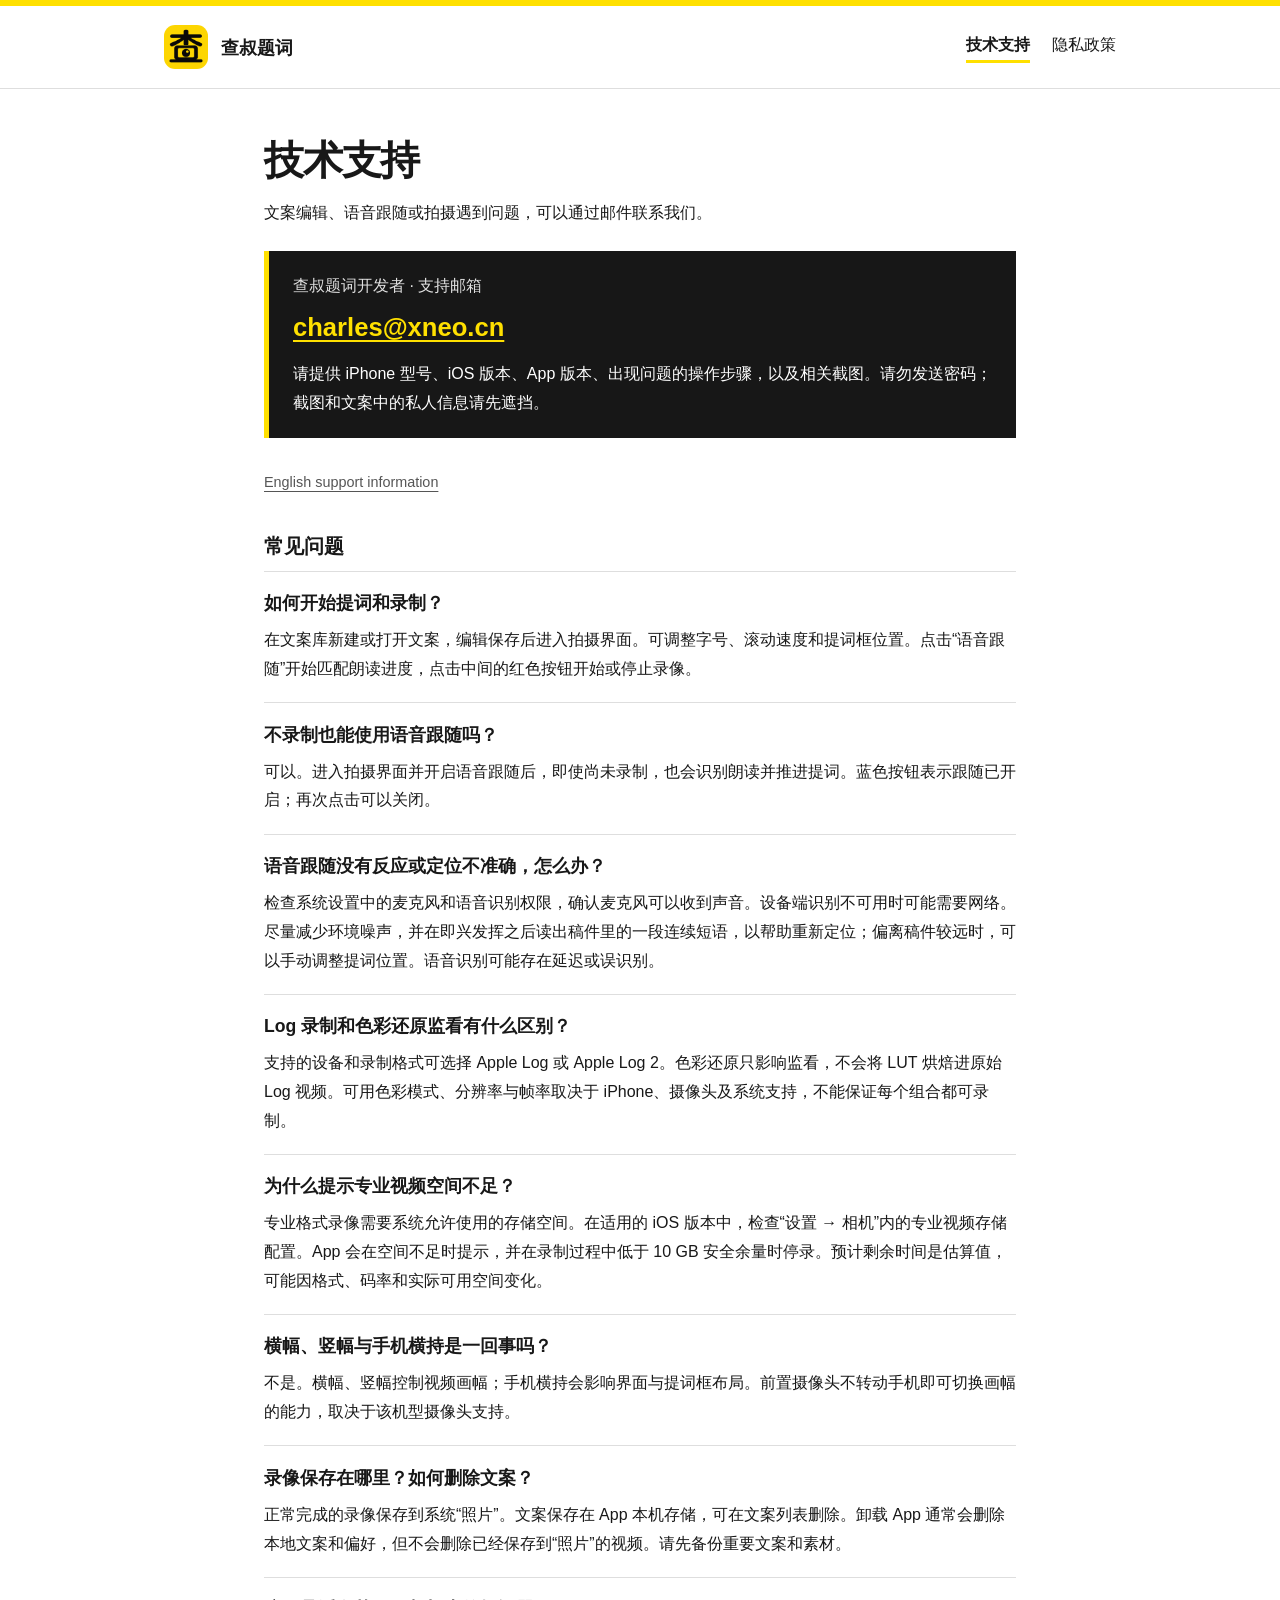
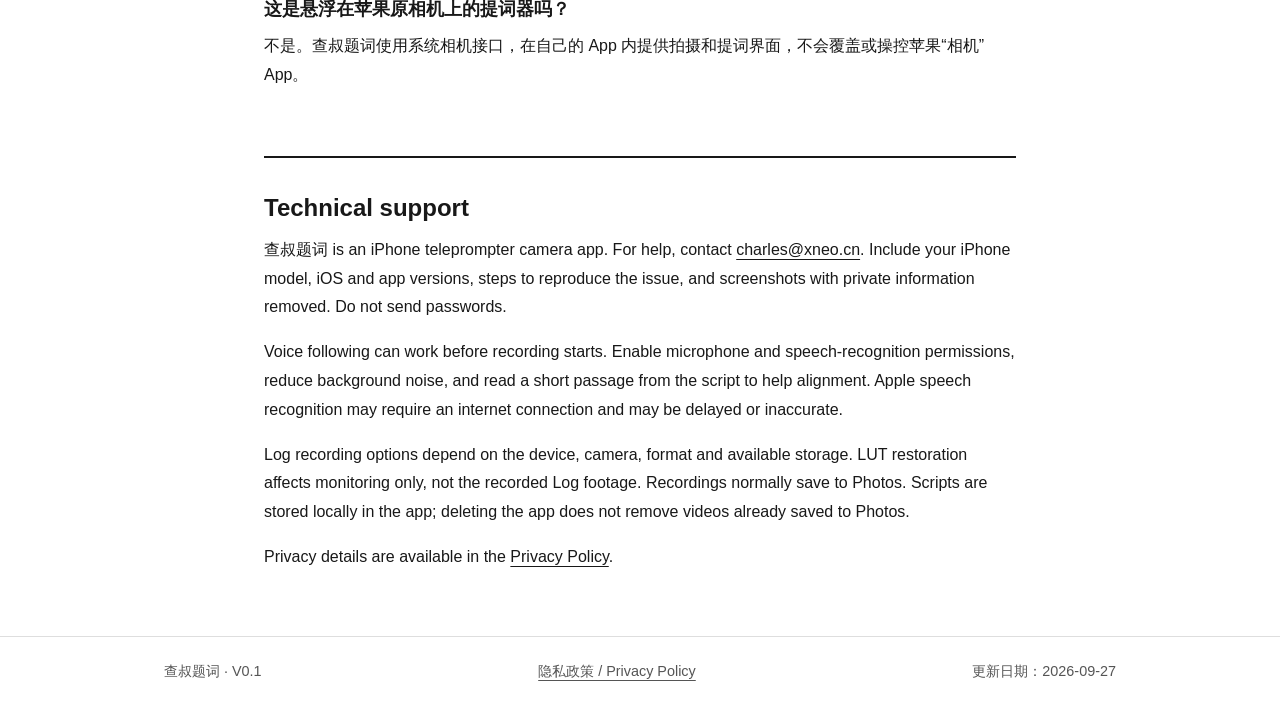
<file: index.html>
<!doctype html>
<html lang="zh-CN">
<head>
  <meta charset="utf-8">
  <meta name="viewport" content="width=device-width,initial-scale=1">
  <title>查叔题词 · 技术支持</title>
  <meta name="description" content="查叔题词 iPhone 提词相机的技术支持、联系邮箱及常见问题。">
  <link rel="icon" type="image/png" href="./app-icon.png">
  <link rel="stylesheet" href="./styles.css">
</head>
<body>
  <a class="skip" href="#main">跳到正文</a>
  <header><div class="header-inner">
    <a class="brand" href="./"><img src="./app-icon.png" alt="" width="44" height="44">查叔题词</a>
    <nav aria-label="主要导航"><a href="./" aria-current="page">技术支持</a><a href="./privacy.html">隐私政策</a></nav>
  </div></header>
  <main id="main">
    <h1>技术支持</h1>
    <p>文案编辑、语音跟随或拍摄遇到问题，可以通过邮件联系我们。</p>
    <div class="contact">
      <p class="label">查叔题词开发者 · 支持邮箱</p>
      <a class="email" href="mailto:charles@xneo.cn?subject=%E6%9F%A5%E5%8F%94%E9%A2%98%E8%AF%8D%20%E6%8A%80%E6%9C%AF%E6%94%AF%E6%8C%81">charles@xneo.cn</a>
      <p>请提供 iPhone 型号、iOS 版本、App 版本、出现问题的操作步骤，以及相关截图。请勿发送密码；截图和文案中的私人信息请先遮挡。</p>
    </div>
    <p class="language"><a href="#english" lang="en">English support information</a></p>
    <h2>常见问题</h2>
    <section class="faq"><h2>如何开始提词和录制？</h2>
      <p>在文案库新建或打开文案，编辑保存后进入拍摄界面。可调整字号、滚动速度和提词框位置。点击“语音跟随”开始匹配朗读进度，点击中间的红色按钮开始或停止录像。</p>
    </section>
    <section class="faq"><h2>不录制也能使用语音跟随吗？</h2>
      <p>可以。进入拍摄界面并开启语音跟随后，即使尚未录制，也会识别朗读并推进提词。蓝色按钮表示跟随已开启；再次点击可以关闭。</p>
    </section>
    <section class="faq"><h2>语音跟随没有反应或定位不准确，怎么办？</h2>
      <p>检查系统设置中的麦克风和语音识别权限，确认麦克风可以收到声音。设备端识别不可用时可能需要网络。尽量减少环境噪声，并在即兴发挥之后读出稿件里的一段连续短语，以帮助重新定位；偏离稿件较远时，可以手动调整提词位置。语音识别可能存在延迟或误识别。</p>
    </section>
    <section class="faq"><h2>Log 录制和色彩还原监看有什么区别？</h2>
      <p>支持的设备和录制格式可选择 Apple Log 或 Apple Log 2。色彩还原只影响监看，不会将 LUT 烘焙进原始 Log 视频。可用色彩模式、分辨率与帧率取决于 iPhone、摄像头及系统支持，不能保证每个组合都可录制。</p>
    </section>
    <section class="faq"><h2>为什么提示专业视频空间不足？</h2>
      <p>专业格式录像需要系统允许使用的存储空间。在适用的 iOS 版本中，检查“设置 → 相机”内的专业视频存储配置。App 会在空间不足时提示，并在录制过程中低于 10 GB 安全余量时停录。预计剩余时间是估算值，可能因格式、码率和实际可用空间变化。</p>
    </section>
    <section class="faq"><h2>横幅、竖幅与手机横持是一回事吗？</h2>
      <p>不是。横幅、竖幅控制视频画幅；手机横持会影响界面与提词框布局。前置摄像头不转动手机即可切换画幅的能力，取决于该机型摄像头支持。</p>
    </section>
    <section class="faq"><h2>录像保存在哪里？如何删除文案？</h2>
      <p>正常完成的录像保存到系统“照片”。文案保存在 App 本机存储，可在文案列表删除。卸载 App 通常会删除本地文案和偏好，但不会删除已经保存到“照片”的视频。请先备份重要文案和素材。</p>
    </section>
    <section class="faq"><h2>这是悬浮在苹果原相机上的提词器吗？</h2>
      <p>不是。查叔题词使用系统相机接口，在自己的 App 内提供拍摄和提词界面，不会覆盖或操控苹果“相机”App。</p>
    </section>
    <section id="english" class="english" lang="en">
      <h2>Technical support</h2>
      <p>查叔题词 is an iPhone teleprompter camera app. For help, contact <a href="mailto:charles@xneo.cn">charles@xneo.cn</a>. Include your iPhone model, iOS and app versions, steps to reproduce the issue, and screenshots with private information removed. Do not send passwords.</p>
      <p>Voice following can work before recording starts. Enable microphone and speech-recognition permissions, reduce background noise, and read a short passage from the script to help alignment. Apple speech recognition may require an internet connection and may be delayed or inaccurate.</p>
      <p>Log recording options depend on the device, camera, format and available storage. LUT restoration affects monitoring only, not the recorded Log footage. Recordings normally save to Photos. Scripts are stored locally in the app; deleting the app does not remove videos already saved to Photos.</p>
      <p>Privacy details are available in the <a href="./privacy.html#english" lang="en">Privacy Policy</a>.</p>
    </section>
  </main>
  <footer><div class="footer-inner"><span>查叔题词 · V0.1</span><a href="./privacy.html">隐私政策 / Privacy Policy</a><span>更新日期：2026-09-27</span></div></footer>
</body>
</html>
</file>
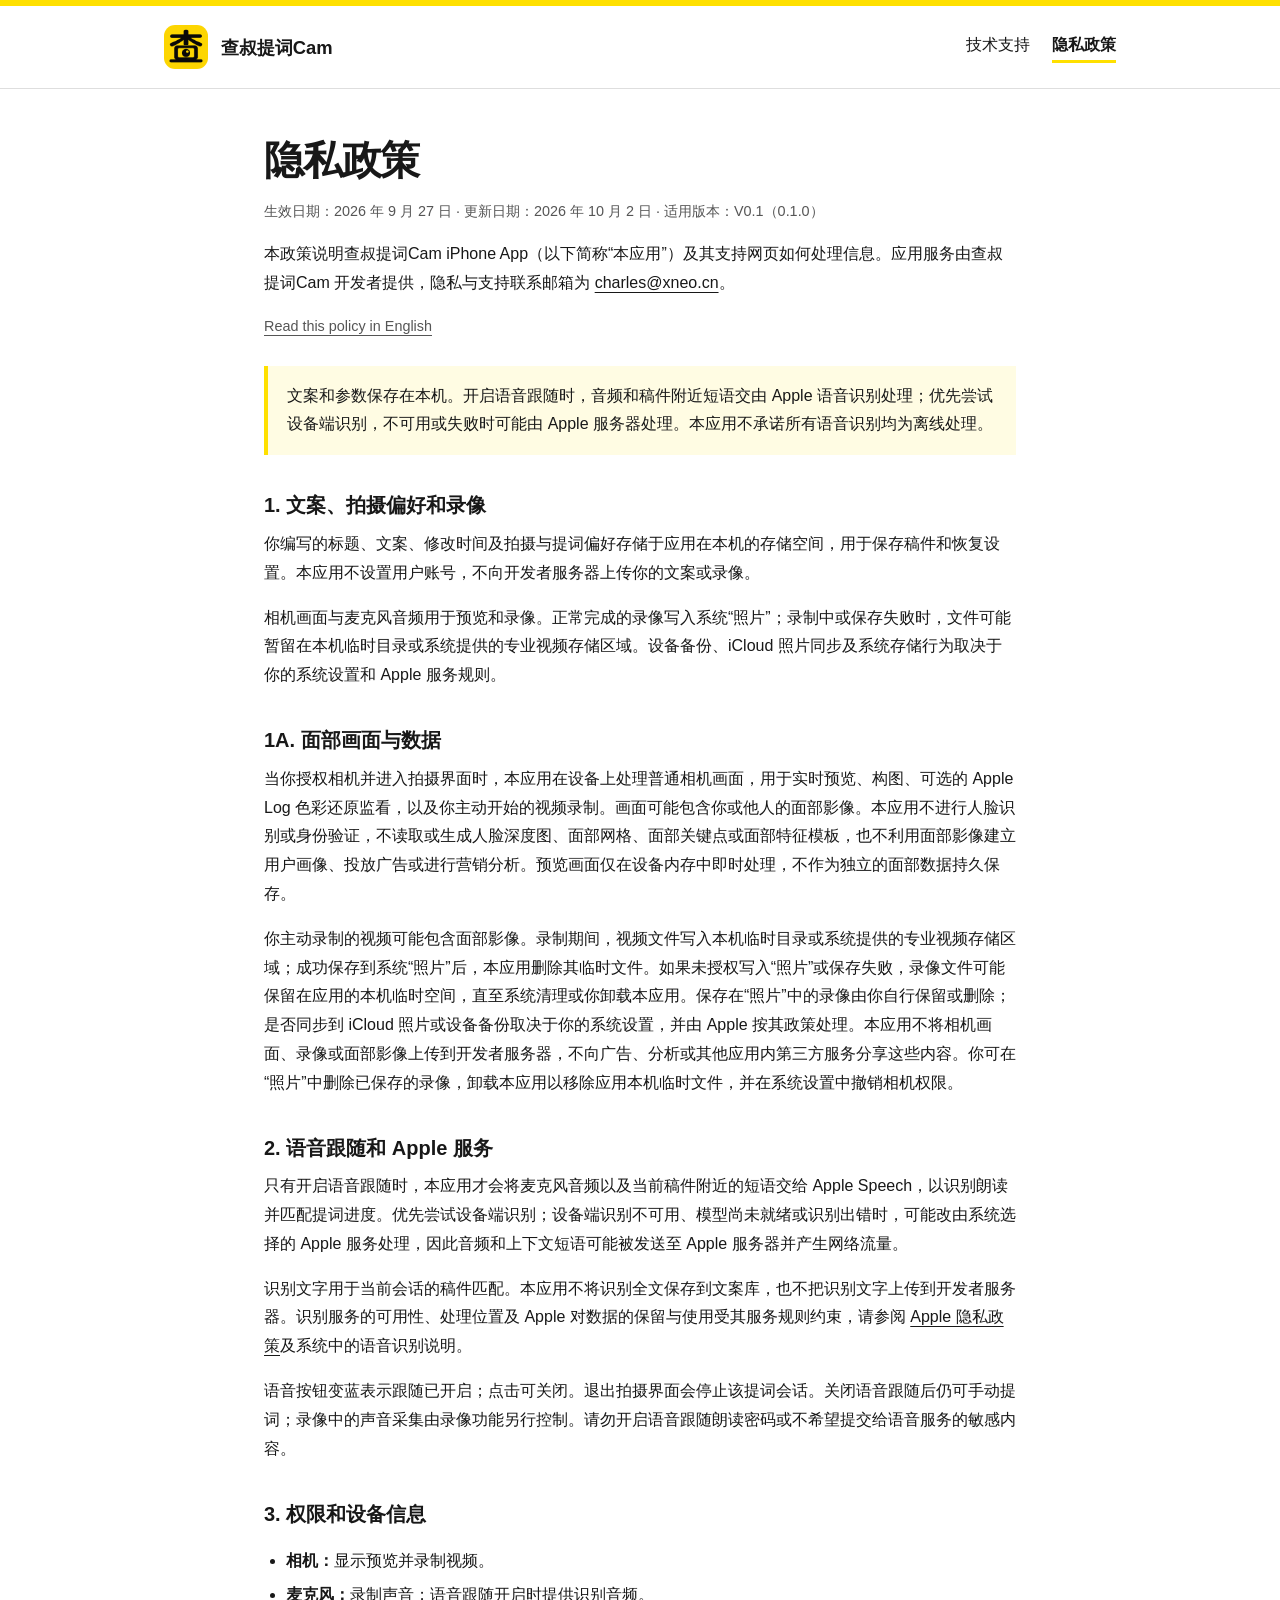
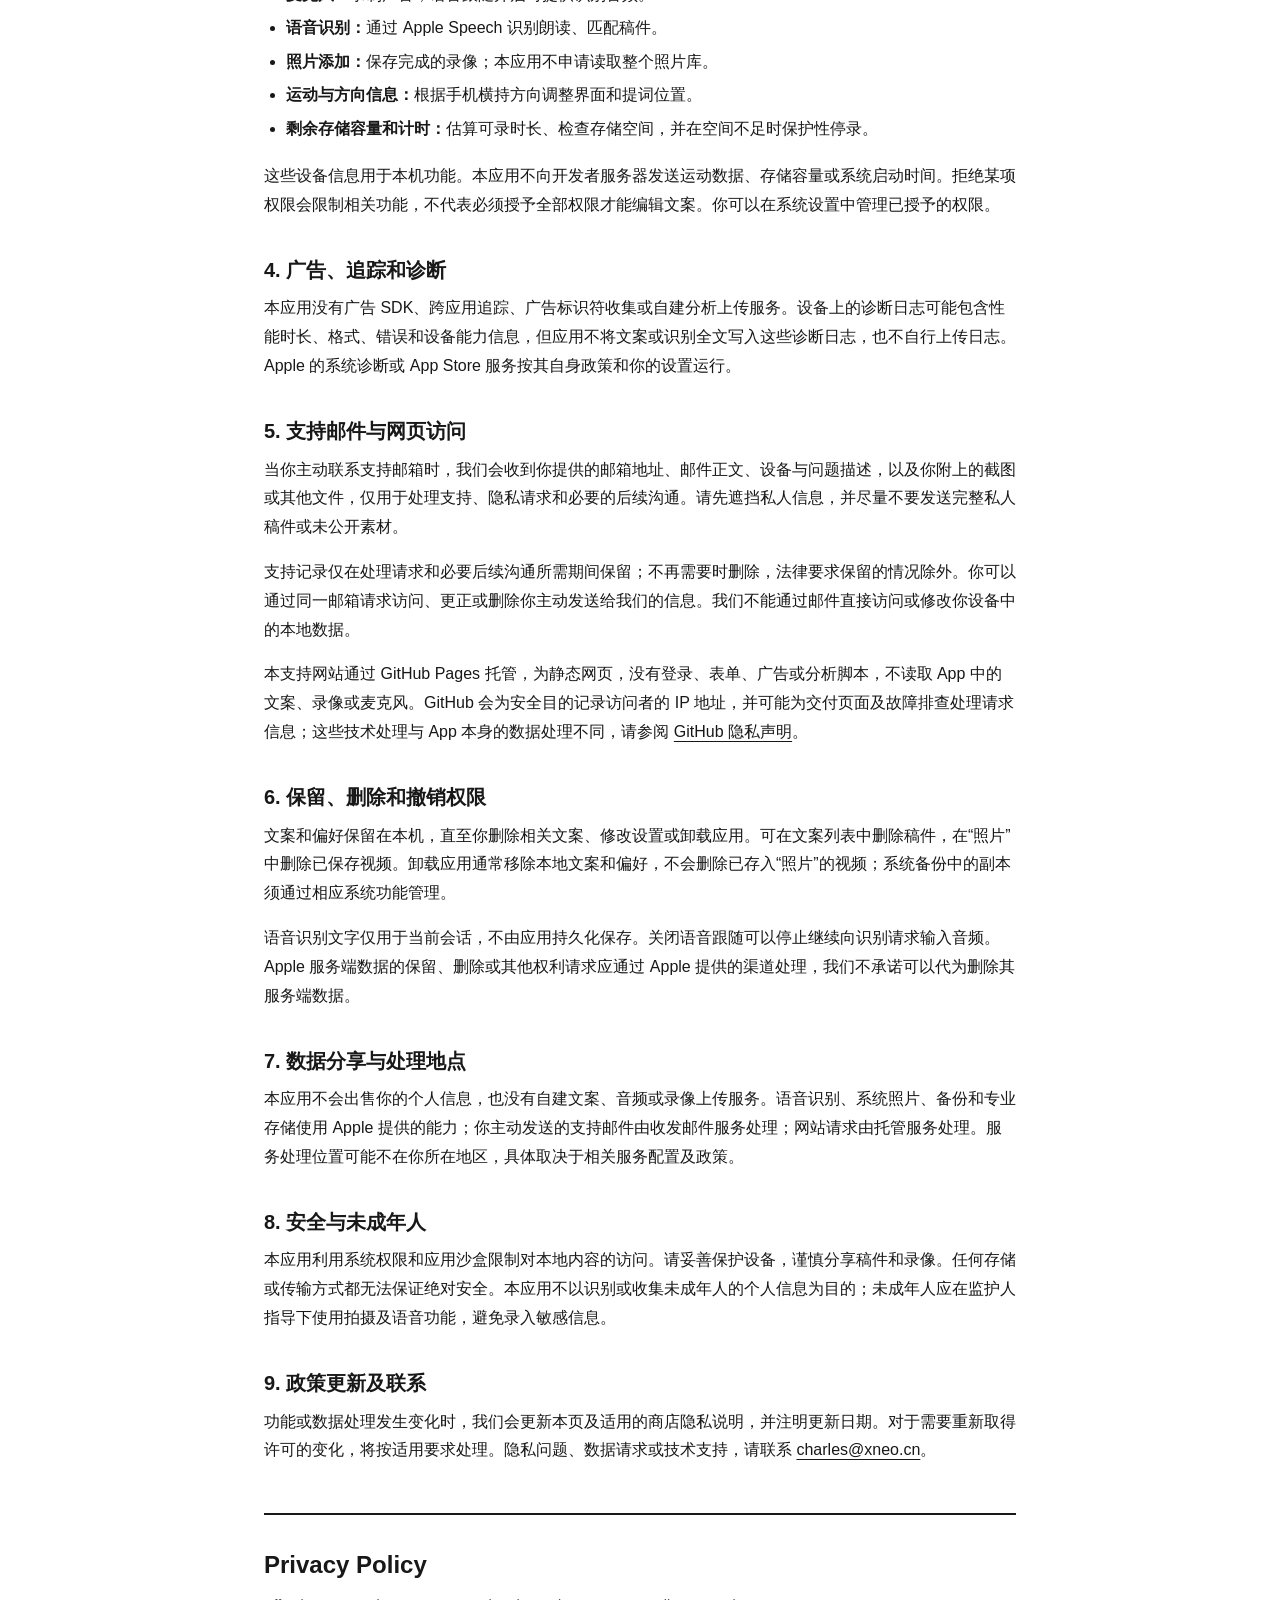
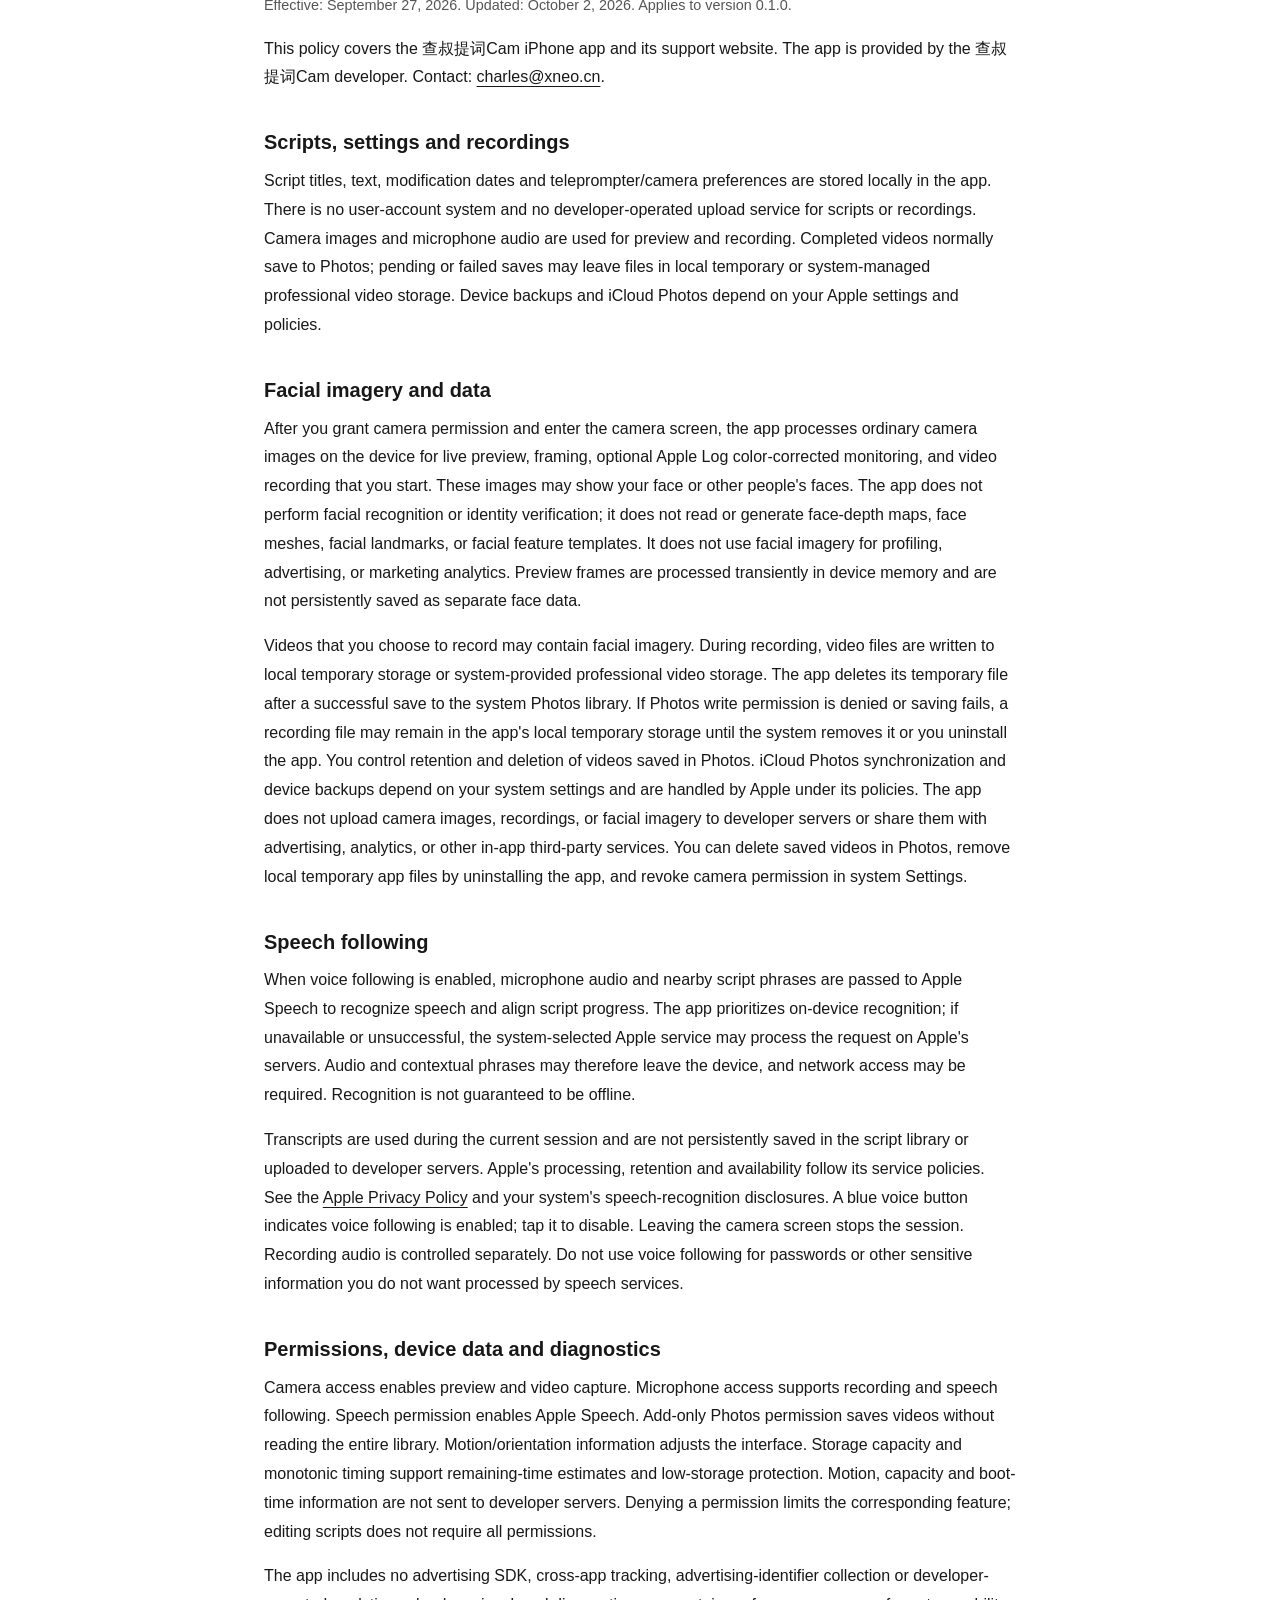
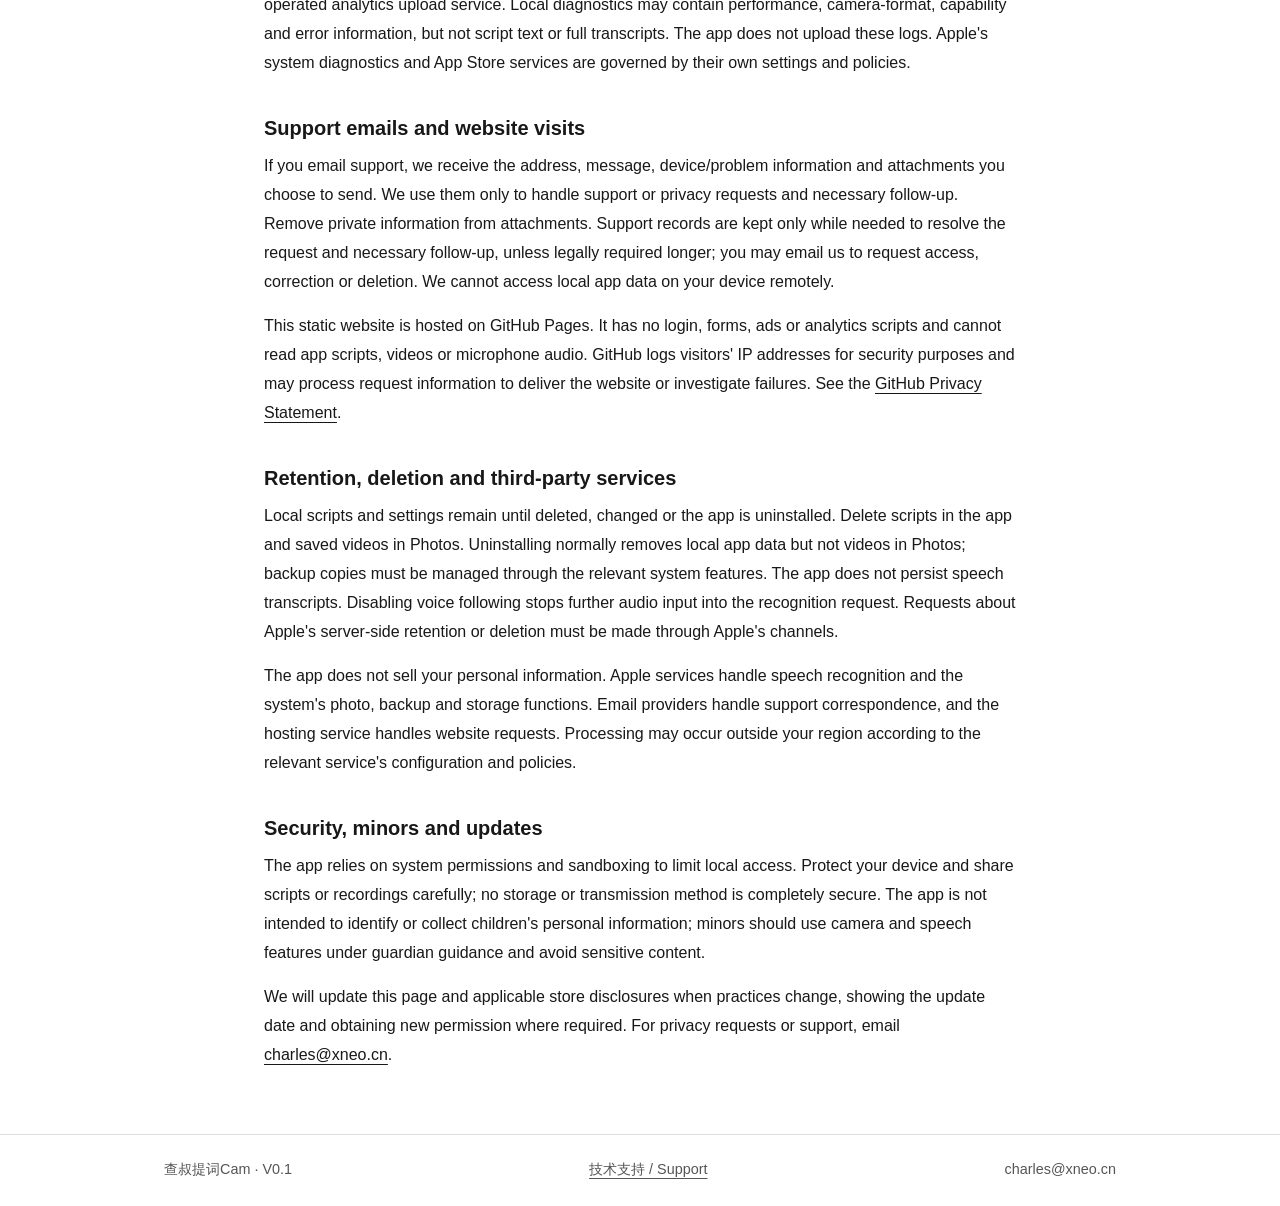
<file: privacy.html>
<!doctype html>
<html lang="zh-CN">
<head>
  <meta charset="utf-8">
  <meta name="viewport" content="width=device-width,initial-scale=1">
  <title>查叔提词Cam · 隐私政策</title>
  <meta name="description" content="查叔提词Cam 的隐私政策：相机画面与面部影像、本地文案与录像、Apple 语音识别、权限、保留删除和联系渠道。">
  <link rel="icon" type="image/png" href="./app-icon.png">
  <link rel="stylesheet" href="./styles.css">
</head>
<body>
  <a class="skip" href="#main">跳到正文</a>
  <header><div class="header-inner">
    <a class="brand" href="./"><img src="./app-icon.png" alt="" width="44" height="44">查叔提词Cam</a>
    <nav aria-label="主要导航"><a href="./">技术支持</a><a href="./privacy.html" aria-current="page">隐私政策</a></nav>
  </div></header>
  <main id="main">
    <h1>隐私政策</h1>
    <p class="meta">生效日期：2026 年 9 月 27 日 · 更新日期：2026 年 10 月 2 日 · 适用版本：V0.1（0.1.0）</p>
    <p>本政策说明查叔提词Cam iPhone App（以下简称“本应用”）及其支持网页如何处理信息。应用服务由查叔提词Cam 开发者提供，隐私与支持联系邮箱为 <a href="mailto:charles@xneo.cn">charles@xneo.cn</a>。</p>
    <p class="language"><a href="#english" lang="en">Read this policy in English</a></p>
    <div class="notice">文案和参数保存在本机。开启语音跟随时，音频和稿件附近短语交由 Apple 语音识别处理；优先尝试设备端识别，不可用或失败时可能由 Apple 服务器处理。本应用不承诺所有语音识别均为离线处理。</div>
    <h2>1. 文案、拍摄偏好和录像</h2>
    <p>你编写的标题、文案、修改时间及拍摄与提词偏好存储于应用在本机的存储空间，用于保存稿件和恢复设置。本应用不设置用户账号，不向开发者服务器上传你的文案或录像。</p>
    <p>相机画面与麦克风音频用于预览和录像。正常完成的录像写入系统“照片”；录制中或保存失败时，文件可能暂留在本机临时目录或系统提供的专业视频存储区域。设备备份、iCloud 照片同步及系统存储行为取决于你的系统设置和 Apple 服务规则。</p>
    <h2 id="face-data">1A. 面部画面与数据</h2>
    <p>当你授权相机并进入拍摄界面时，本应用在设备上处理普通相机画面，用于实时预览、构图、可选的 Apple Log 色彩还原监看，以及你主动开始的视频录制。画面可能包含你或他人的面部影像。本应用不进行人脸识别或身份验证，不读取或生成人脸深度图、面部网格、面部关键点或面部特征模板，也不利用面部影像建立用户画像、投放广告或进行营销分析。预览画面仅在设备内存中即时处理，不作为独立的面部数据持久保存。</p>
    <p>你主动录制的视频可能包含面部影像。录制期间，视频文件写入本机临时目录或系统提供的专业视频存储区域；成功保存到系统“照片”后，本应用删除其临时文件。如果未授权写入“照片”或保存失败，录像文件可能保留在应用的本机临时空间，直至系统清理或你卸载本应用。保存在“照片”中的录像由你自行保留或删除；是否同步到 iCloud 照片或设备备份取决于你的系统设置，并由 Apple 按其政策处理。本应用不将相机画面、录像或面部影像上传到开发者服务器，不向广告、分析或其他应用内第三方服务分享这些内容。你可在“照片”中删除已保存的录像，卸载本应用以移除应用本机临时文件，并在系统设置中撤销相机权限。</p>
    <h2>2. 语音跟随和 Apple 服务</h2>
    <p>只有开启语音跟随时，本应用才会将麦克风音频以及当前稿件附近的短语交给 Apple Speech，以识别朗读并匹配提词进度。优先尝试设备端识别；设备端识别不可用、模型尚未就绪或识别出错时，可能改由系统选择的 Apple 服务处理，因此音频和上下文短语可能被发送至 Apple 服务器并产生网络流量。</p>
    <p>识别文字用于当前会话的稿件匹配。本应用不将识别全文保存到文案库，也不把识别文字上传到开发者服务器。识别服务的可用性、处理位置及 Apple 对数据的保留与使用受其服务规则约束，请参阅 <a href="https://www.apple.com/legal/privacy/">Apple 隐私政策</a>及系统中的语音识别说明。</p>
    <p>语音按钮变蓝表示跟随已开启；点击可关闭。退出拍摄界面会停止该提词会话。关闭语音跟随后仍可手动提词；录像中的声音采集由录像功能另行控制。请勿开启语音跟随朗读密码或不希望提交给语音服务的敏感内容。</p>
    <h2>3. 权限和设备信息</h2>
    <ul>
      <li><strong>相机：</strong>显示预览并录制视频。</li>
      <li><strong>麦克风：</strong>录制声音；语音跟随开启时提供识别音频。</li>
      <li><strong>语音识别：</strong>通过 Apple Speech 识别朗读、匹配稿件。</li>
      <li><strong>照片添加：</strong>保存完成的录像；本应用不申请读取整个照片库。</li>
      <li><strong>运动与方向信息：</strong>根据手机横持方向调整界面和提词位置。</li>
      <li><strong>剩余存储容量和计时：</strong>估算可录时长、检查存储空间，并在空间不足时保护性停录。</li>
    </ul>
    <p>这些设备信息用于本机功能。本应用不向开发者服务器发送运动数据、存储容量或系统启动时间。拒绝某项权限会限制相关功能，不代表必须授予全部权限才能编辑文案。你可以在系统设置中管理已授予的权限。</p>
    <h2>4. 广告、追踪和诊断</h2>
    <p>本应用没有广告 SDK、跨应用追踪、广告标识符收集或自建分析上传服务。设备上的诊断日志可能包含性能时长、格式、错误和设备能力信息，但应用不将文案或识别全文写入这些诊断日志，也不自行上传日志。Apple 的系统诊断或 App Store 服务按其自身政策和你的设置运行。</p>
    <h2>5. 支持邮件与网页访问</h2>
    <p>当你主动联系支持邮箱时，我们会收到你提供的邮箱地址、邮件正文、设备与问题描述，以及你附上的截图或其他文件，仅用于处理支持、隐私请求和必要的后续沟通。请先遮挡私人信息，并尽量不要发送完整私人稿件或未公开素材。</p>
    <p>支持记录仅在处理请求和必要后续沟通所需期间保留；不再需要时删除，法律要求保留的情况除外。你可以通过同一邮箱请求访问、更正或删除你主动发送给我们的信息。我们不能通过邮件直接访问或修改你设备中的本地数据。</p>
    <p>本支持网站通过 GitHub Pages 托管，为静态网页，没有登录、表单、广告或分析脚本，不读取 App 中的文案、录像或麦克风。GitHub 会为安全目的记录访问者的 IP 地址，并可能为交付页面及故障排查处理请求信息；这些技术处理与 App 本身的数据处理不同，请参阅 <a href="https://docs.github.com/en/site-policy/privacy-policies/github-general-privacy-statement">GitHub 隐私声明</a>。</p>
    <h2>6. 保留、删除和撤销权限</h2>
    <p>文案和偏好保留在本机，直至你删除相关文案、修改设置或卸载应用。可在文案列表中删除稿件，在“照片”中删除已保存视频。卸载应用通常移除本地文案和偏好，不会删除已存入“照片”的视频；系统备份中的副本须通过相应系统功能管理。</p>
    <p>语音识别文字仅用于当前会话，不由应用持久化保存。关闭语音跟随可以停止继续向识别请求输入音频。Apple 服务端数据的保留、删除或其他权利请求应通过 Apple 提供的渠道处理，我们不承诺可以代为删除其服务端数据。</p>
    <h2>7. 数据分享与处理地点</h2>
    <p>本应用不会出售你的个人信息，也没有自建文案、音频或录像上传服务。语音识别、系统照片、备份和专业存储使用 Apple 提供的能力；你主动发送的支持邮件由收发邮件服务处理；网站请求由托管服务处理。服务处理位置可能不在你所在地区，具体取决于相关服务配置及政策。</p>
    <h2>8. 安全与未成年人</h2>
    <p>本应用利用系统权限和应用沙盒限制对本地内容的访问。请妥善保护设备，谨慎分享稿件和录像。任何存储或传输方式都无法保证绝对安全。本应用不以识别或收集未成年人的个人信息为目的；未成年人应在监护人指导下使用拍摄及语音功能，避免录入敏感信息。</p>
    <h2>9. 政策更新及联系</h2>
    <p>功能或数据处理发生变化时，我们会更新本页及适用的商店隐私说明，并注明更新日期。对于需要重新取得许可的变化，将按适用要求处理。隐私问题、数据请求或技术支持，请联系 <a href="mailto:charles@xneo.cn">charles@xneo.cn</a>。</p>
    <section id="english" class="english" lang="en">
      <h2>Privacy Policy</h2>
      <p class="meta">Effective: September 27, 2026. Updated: October 2, 2026. Applies to version 0.1.0.</p>
      <p>This policy covers the 查叔提词Cam iPhone app and its support website. The app is provided by the 查叔提词Cam developer. Contact: <a href="mailto:charles@xneo.cn">charles@xneo.cn</a>.</p>
      <h2>Scripts, settings and recordings</h2>
      <p>Script titles, text, modification dates and teleprompter/camera preferences are stored locally in the app. There is no user-account system and no developer-operated upload service for scripts or recordings. Camera images and microphone audio are used for preview and recording. Completed videos normally save to Photos; pending or failed saves may leave files in local temporary or system-managed professional video storage. Device backups and iCloud Photos depend on your Apple settings and policies.</p>
      <h2 id="face-data-en">Facial imagery and data</h2>
      <p>After you grant camera permission and enter the camera screen, the app processes ordinary camera images on the device for live preview, framing, optional Apple Log color-corrected monitoring, and video recording that you start. These images may show your face or other people's faces. The app does not perform facial recognition or identity verification; it does not read or generate face-depth maps, face meshes, facial landmarks, or facial feature templates. It does not use facial imagery for profiling, advertising, or marketing analytics. Preview frames are processed transiently in device memory and are not persistently saved as separate face data.</p>
      <p>Videos that you choose to record may contain facial imagery. During recording, video files are written to local temporary storage or system-provided professional video storage. The app deletes its temporary file after a successful save to the system Photos library. If Photos write permission is denied or saving fails, a recording file may remain in the app's local temporary storage until the system removes it or you uninstall the app. You control retention and deletion of videos saved in Photos. iCloud Photos synchronization and device backups depend on your system settings and are handled by Apple under its policies. The app does not upload camera images, recordings, or facial imagery to developer servers or share them with advertising, analytics, or other in-app third-party services. You can delete saved videos in Photos, remove local temporary app files by uninstalling the app, and revoke camera permission in system Settings.</p>
      <h2>Speech following</h2>
      <p>When voice following is enabled, microphone audio and nearby script phrases are passed to Apple Speech to recognize speech and align script progress. The app prioritizes on-device recognition; if unavailable or unsuccessful, the system-selected Apple service may process the request on Apple's servers. Audio and contextual phrases may therefore leave the device, and network access may be required. Recognition is not guaranteed to be offline.</p>
      <p>Transcripts are used during the current session and are not persistently saved in the script library or uploaded to developer servers. Apple's processing, retention and availability follow its service policies. See the <a href="https://www.apple.com/legal/privacy/">Apple Privacy Policy</a> and your system's speech-recognition disclosures. A blue voice button indicates voice following is enabled; tap it to disable. Leaving the camera screen stops the session. Recording audio is controlled separately. Do not use voice following for passwords or other sensitive information you do not want processed by speech services.</p>
      <h2>Permissions, device data and diagnostics</h2>
      <p>Camera access enables preview and video capture. Microphone access supports recording and speech following. Speech permission enables Apple Speech. Add-only Photos permission saves videos without reading the entire library. Motion/orientation information adjusts the interface. Storage capacity and monotonic timing support remaining-time estimates and low-storage protection. Motion, capacity and boot-time information are not sent to developer servers. Denying a permission limits the corresponding feature; editing scripts does not require all permissions.</p>
      <p>The app includes no advertising SDK, cross-app tracking, advertising-identifier collection or developer-operated analytics upload service. Local diagnostics may contain performance, camera-format, capability and error information, but not script text or full transcripts. The app does not upload these logs. Apple's system diagnostics and App Store services are governed by their own settings and policies.</p>
      <h2>Support emails and website visits</h2>
      <p>If you email support, we receive the address, message, device/problem information and attachments you choose to send. We use them only to handle support or privacy requests and necessary follow-up. Remove private information from attachments. Support records are kept only while needed to resolve the request and necessary follow-up, unless legally required longer; you may email us to request access, correction or deletion. We cannot access local app data on your device remotely.</p>
      <p>This static website is hosted on GitHub Pages. It has no login, forms, ads or analytics scripts and cannot read app scripts, videos or microphone audio. GitHub logs visitors' IP addresses for security purposes and may process request information to deliver the website or investigate failures. See the <a href="https://docs.github.com/en/site-policy/privacy-policies/github-general-privacy-statement">GitHub Privacy Statement</a>.</p>
      <h2>Retention, deletion and third-party services</h2>
      <p>Local scripts and settings remain until deleted, changed or the app is uninstalled. Delete scripts in the app and saved videos in Photos. Uninstalling normally removes local app data but not videos in Photos; backup copies must be managed through the relevant system features. The app does not persist speech transcripts. Disabling voice following stops further audio input into the recognition request. Requests about Apple's server-side retention or deletion must be made through Apple's channels.</p>
      <p>The app does not sell your personal information. Apple services handle speech recognition and the system's photo, backup and storage functions. Email providers handle support correspondence, and the hosting service handles website requests. Processing may occur outside your region according to the relevant service's configuration and policies.</p>
      <h2>Security, minors and updates</h2>
      <p>The app relies on system permissions and sandboxing to limit local access. Protect your device and share scripts or recordings carefully; no storage or transmission method is completely secure. The app is not intended to identify or collect children's personal information; minors should use camera and speech features under guardian guidance and avoid sensitive content.</p>
      <p>We will update this page and applicable store disclosures when practices change, showing the update date and obtaining new permission where required. For privacy requests or support, email <a href="mailto:charles@xneo.cn">charles@xneo.cn</a>.</p>
    </section>
  </main>
  <footer><div class="footer-inner"><span>查叔提词Cam · V0.1</span><a href="./">技术支持 / Support</a><span>charles@xneo.cn</span></div></footer>
</body>
</html>
</file>
<file: styles.css>
:root { color-scheme: light; --ink:#181818; --muted:#555; --line:#dedede; --yellow:#ffe000; }
* { box-sizing:border-box; }
html { scroll-behavior:smooth; }
body { margin:0; background:#fff; color:var(--ink); font-family:-apple-system,BlinkMacSystemFont,"PingFang SC","Microsoft YaHei",sans-serif; font-size:1rem; line-height:1.8; }
a { color:inherit; text-underline-offset:4px; overflow-wrap:anywhere; }
a:hover { text-decoration-thickness:2px; }
a:focus-visible { outline:3px solid #066bcc; outline-offset:5px; border-radius:2px; }
.skip { position:absolute; left:1rem; top:-6rem; padding:.5rem 1rem; background:var(--yellow); z-index:10; }
.skip:focus { top:1rem; }
header { border-top:6px solid var(--yellow); border-bottom:1px solid var(--line); }
.header-inner { max-width:1000px; margin:auto; display:flex; align-items:center; justify-content:space-between; padding:1.2rem 1.5rem; gap:1rem; flex-wrap:wrap; }
.brand { display:flex; align-items:center; gap:.8rem; text-decoration:none; font-weight:750; font-size:1.15rem; }
.brand img { width:44px; height:44px; border-radius:11px; }
nav { display:flex; flex-wrap:wrap; gap:1.4rem; font-size:1rem; }
nav a { text-decoration:none; }
nav a[aria-current=page] { border-bottom:3px solid var(--yellow); font-weight:700; }
main { max-width:800px; margin:auto; padding:2.7rem 1.5rem 3rem; }
h1 { font-size:clamp(1.8rem,5vw,2.5rem); line-height:1.35; margin:0 0 .75rem; letter-spacing:-.03em; }
h2 { font-size:1.25rem; line-height:1.5; margin:2.2rem 0 .6rem; }
p { margin:.6rem 0 1rem; }
.meta { color:var(--muted); font-size:.9rem; }
.contact { margin:1.5rem 0 2rem; padding:1.3rem 1.5rem; background:#171717; color:#fff; border-left:5px solid var(--yellow); }
.contact .label { color:#e0e0e0; margin:0 0 .2rem; }
.contact .email { color:var(--yellow); font-size:clamp(1.2rem,4vw,1.6rem); font-weight:650; }
.contact p:last-child { margin-bottom:0; }
.notice { background:#fffce3; border-left:4px solid var(--yellow); padding:1rem 1.2rem; margin:1.4rem 0; }
ul,ol { padding-left:1.4rem; }
li { padding:.15rem 0; }
.faq { border-top:1px solid var(--line); padding:1.15rem 0; }
.faq h2 { margin:0 0 .5rem; font-size:1.1rem; }
.faq p:last-child { margin-bottom:0; }
.language { margin:1rem 0 1.6rem; color:var(--muted); font-size:.9rem; }
.english { margin-top:3rem; padding-top:2rem; border-top:2px solid var(--ink); }
.english h2:first-child { margin-top:0; font-size:1.5rem; }
footer { border-top:1px solid var(--line); }
.footer-inner { max-width:1000px; margin:auto; padding:1.4rem 1.5rem; color:var(--muted); font-size:.9rem; display:flex; flex-wrap:wrap; justify-content:space-between; gap:.6rem 1.5rem; }
@media(max-width:420px) { .header-inner { padding:1rem; } main { padding:2rem 1rem; } .contact { padding:1rem; } nav { gap:1rem; } }
@media(prefers-reduced-motion:reduce) { html { scroll-behavior:auto; } }
</file>
